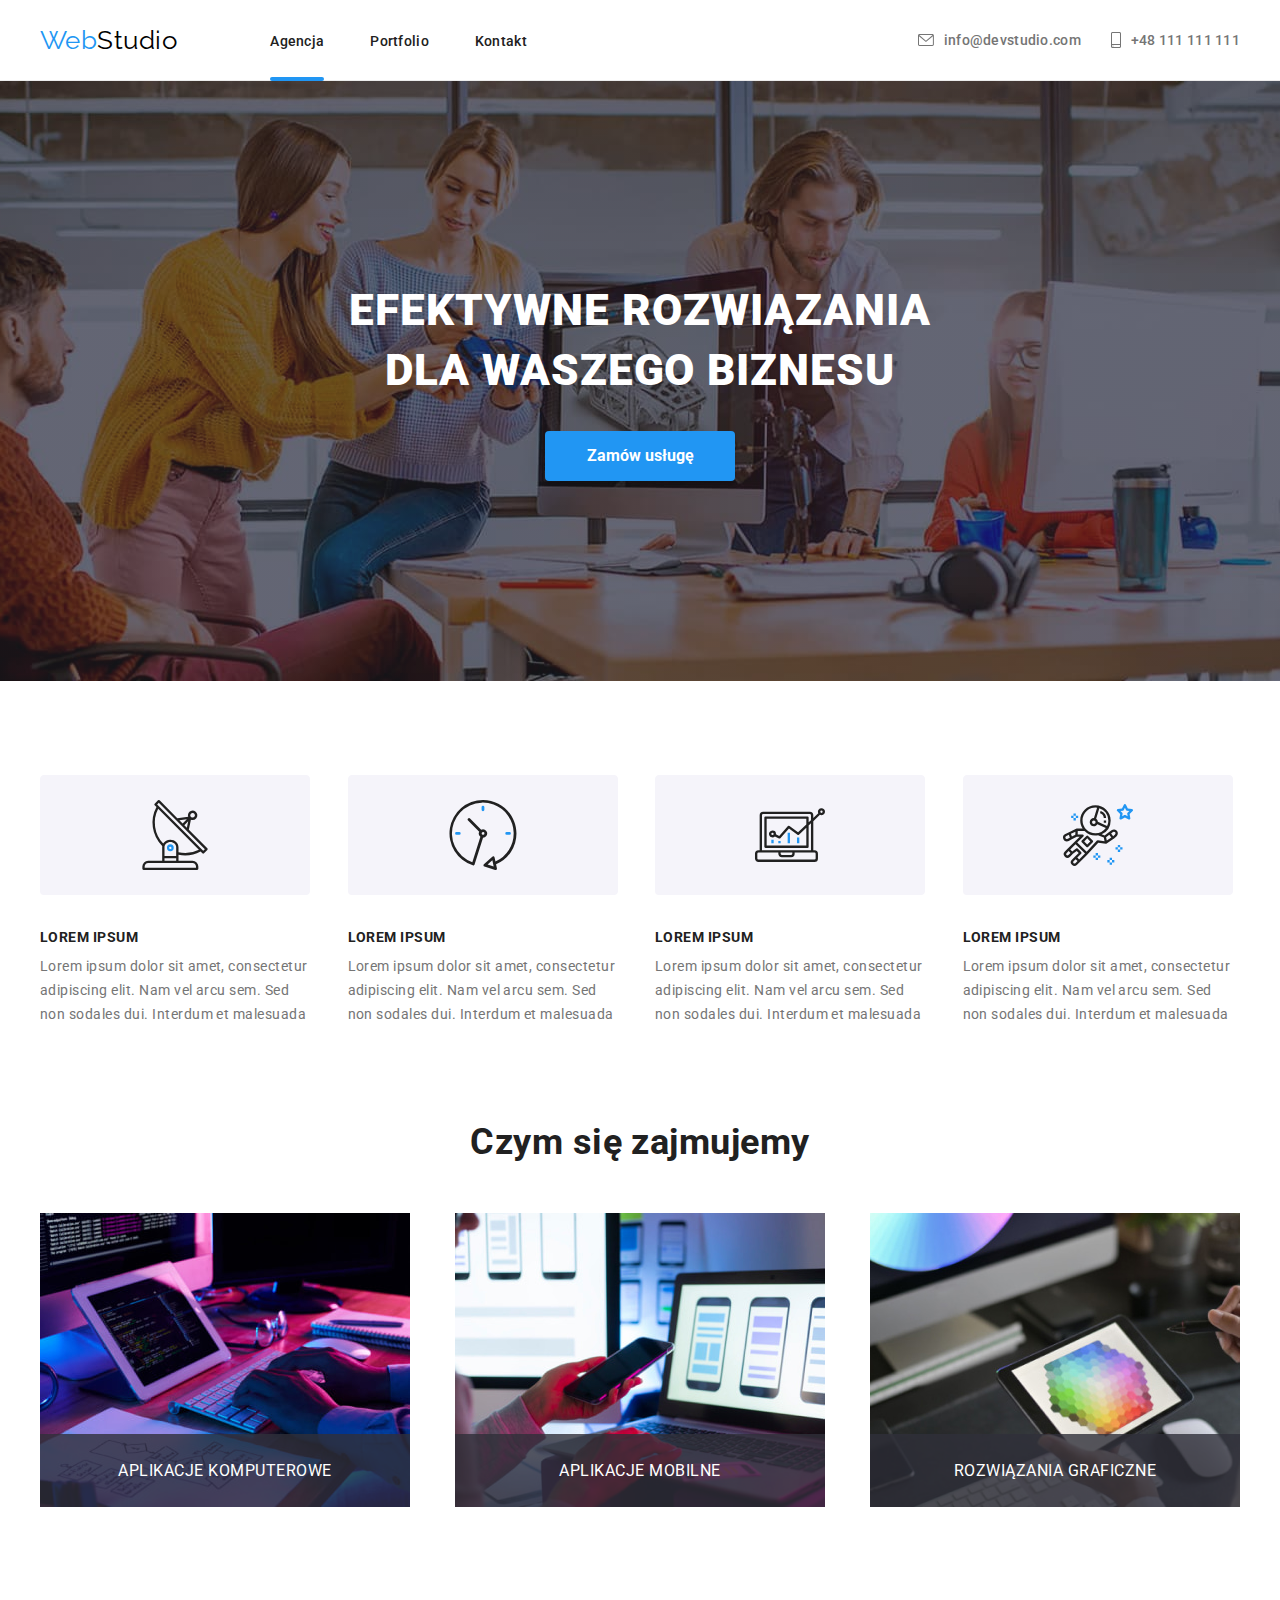
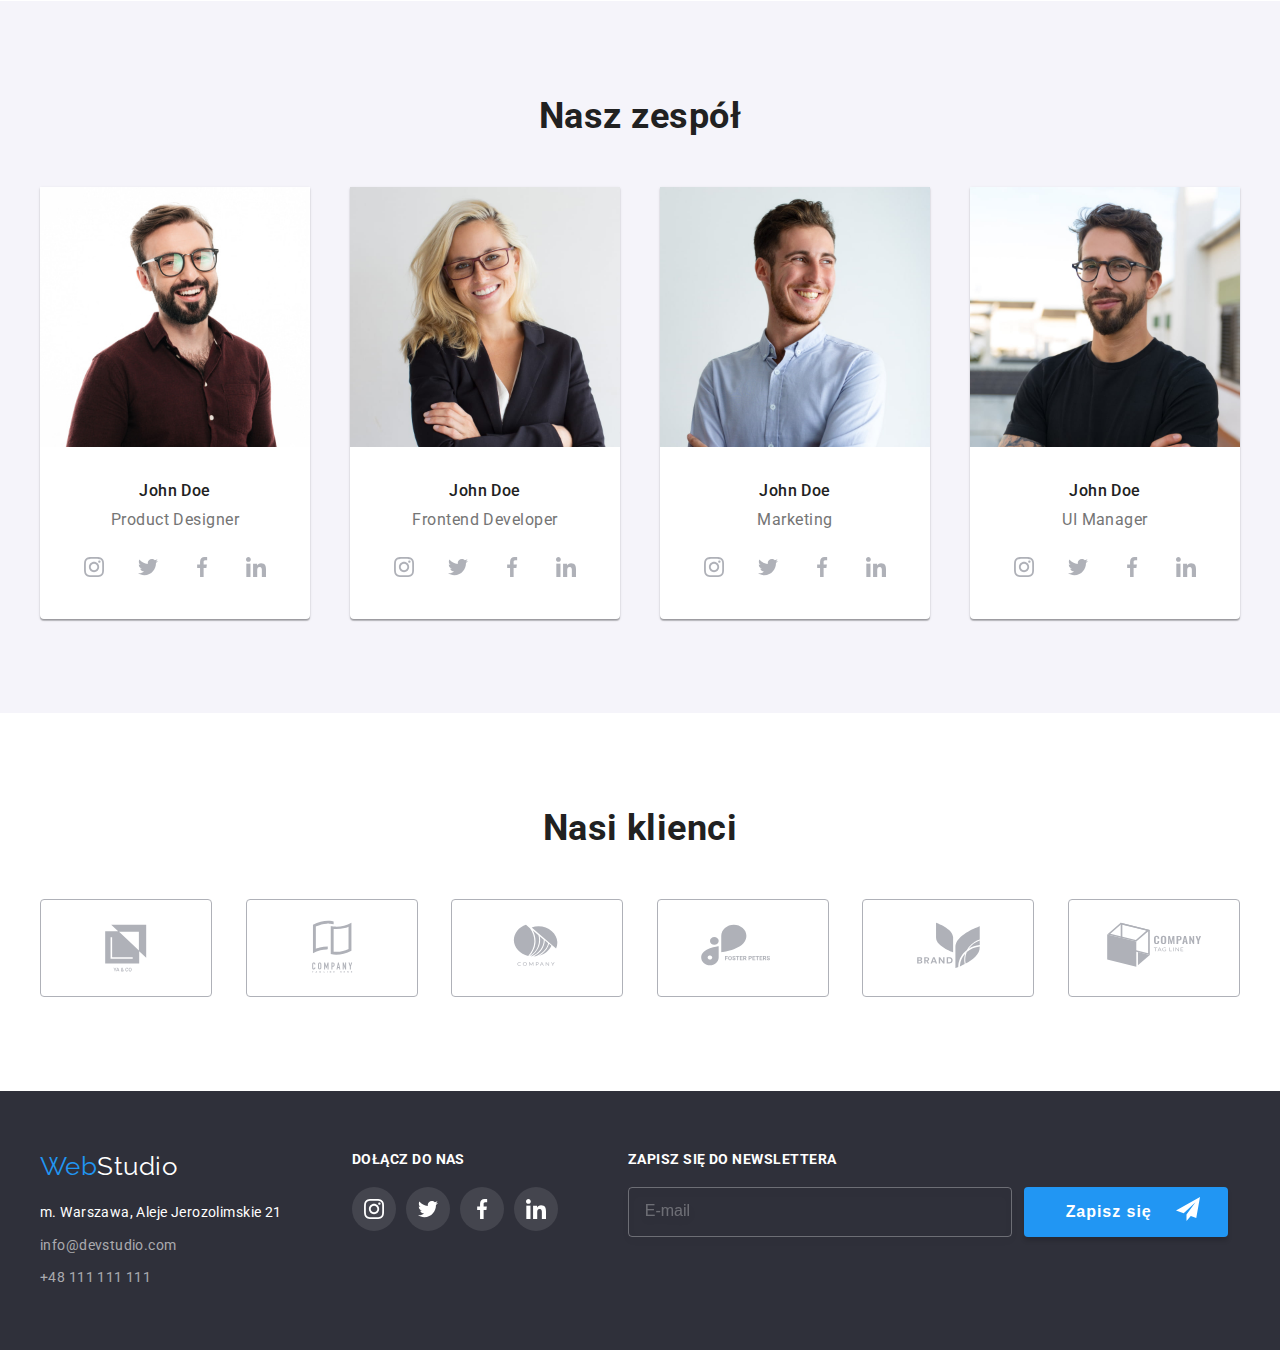
<file: index.html>
<!DOCTYPE html>
<html lang="pl">
  <head>
    <meta http-equiv="x-ua-compatible" content="ie=edge" />
    <meta charset="utf-8" />
    <meta name="viewport" content="width=device-width, initial-scale=1.0" />
    <link rel="preconnect" href="https://fonts.googleapis.com" />
    <link rel="preconnect" href="https://fonts.gstatic.com" crossorigin />
    <link
      href="https://fonts.googleapis.com/css2?family=Raleway:wght@700&family=Roboto:wght@400;500;700;900&display=swap"
      rel="stylesheet"
    />
    <link rel="stylesheet" type="text/css" href="./css/styles.css" />
    <title>WebStudio</title>
  </head>

  <body>
    <header>
      <div class="container flex-list">
        <nav class="flex-list">
          <a href="index.html" class="main-logo">Web<span class="color-black">Studio</span></a>
          <ul>
            <li class="nav-links-underline"><a href="index.html" class="nav-links">Agencja</a></li>
            <li>
              <a href="portfolio.html" class="nav-links">Portfolio</a>
            </li>
            <li><a href="#Contact" class="nav-links">Kontakt</a></li>
          </ul>
        </nav>
        <ul class="nav-address-list">
          <li>
            <a href="mailto:info@devstudio.com" class="nav-address">
              <svg class="icon-mail">
                <use href="./images/icons.svg#icon-mail"></use>
              </svg>
              info@devstudio.com</a
            >
          </li>
          <li>
            <a href="tel:+48 111 111 111" class="nav-address"
              ><svg class="icon-smartphone">
                <use href="./images/icons.svg#icon-smartphone"></use>
              </svg>
              +48 111 111 111</a
            >
          </li>
        </ul>
      </div>
    </header>
    <main>
      <div class="service-section section">
        <div class="container">
          <h1 class="service-text">EFEKTYWNE ROZWIĄZANIA <br />DLA WASZEGO BIZNESU</h1>
          <button data-modal-open type="button" class="service-button">Zamów usługę</button>
        </div>
      </div>
      <section class="info-section section">
        <div class="container">
          <ul class="flex-list">
            <li>
              <svg width="270" height="120">
                <use href="./images/icons.svg#icon-Group-1"></use>
              </svg>
              <h3 class="info-example-header">LOREM IPSUM</h3>
              <p class="info-example-text">
                Lorem ipsum dolor sit amet, consectetur adipiscing elit. Nam vel arcu sem. Sed non
                sodales dui. Interdum et malesuada
              </p>
            </li>
            <li>
              <svg width="270" height="120">
                <use href="./images/icons.svg#icon-Group-2"></use>
              </svg>
              <h3 class="info-example-header">LOREM IPSUM</h3>
              <p class="info-example-text">
                Lorem ipsum dolor sit amet, consectetur adipiscing elit. Nam vel arcu sem. Sed non
                sodales dui. Interdum et malesuada
              </p>
            </li>
            <li>
              <svg width="270" height="120">
                <use href="./images/icons.svg#icon-Group-3"></use>
              </svg>
              <h3 class="info-example-header">LOREM IPSUM</h3>
              <p class="info-example-text">
                Lorem ipsum dolor sit amet, consectetur adipiscing elit. Nam vel arcu sem. Sed non
                sodales dui. Interdum et malesuada
              </p>
            </li>
            <li>
              <svg width="270" height="120">
                <use href="./images/icons.svg#icon-Group-4"></use>
              </svg>
              <h3 class="info-example-header">LOREM IPSUM</h3>
              <p class="info-example-text">
                Lorem ipsum dolor sit amet, consectetur adipiscing elit. Nam vel arcu sem. Sed non
                sodales dui. Interdum et malesuada
              </p>
            </li>
          </ul>
        </div>
      </section>
      <section class="info-section section">
        <div class="container">
          <h2 class="section-header">Czym się zajmujemy</h2>

          <ul class="flex-list">
            <li class="img-container">
              <img
                src="images/example_1.jpg"
                alt="Pisanie kodu na klawiaturze"
                width="370"
                height="294"
              />
              <p class="img-description">APLIKACJE KOMPUTEROWE</p>
            </li>
            <li class="img-container">
              <img
                src="images/example_2.jpg"
                alt="Wybieranie szablonu menu aplikacji"
                width="370"
                height="294"
              />
              <p class="img-description">APLIKACJE MOBILNE</p>
            </li>
            <li class="img-container">
              <img
                src="images/example_3.jpg"
                alt="Oglądanie grafiki na tablecie"
                width="370"
                height="294"
              />
              <p class="img-description">ROZWIĄZANIA GRAFICZNE</p>
            </li>
          </ul>
        </div>
      </section>
      <section class="team-section section">
        <div class="container">
          <h2 class="section-header">Nasz zespół</h2>
          <ul class="flex-list">
            <li class="team-card">
              <img src="images/team_1.jpg" alt="Mężczyzna w okularach" width="270" height="260" />
              <h3 class="team-description-name">John Doe</h3>
              <p class="team-description-spec">Product Designer</p>
              <ul class="social-link-flex">
                <li>
                  <a href="#" class="social-link"
                    ><svg class="social-link-icon">
                      <use href="./images/icons.svg#icon-instagram"></use>
                    </svg>
                  </a>
                </li>
                <li>
                  <a href="#" class="social-link"
                    ><svg class="social-link-icon">
                      <use href="./images/icons.svg#icon-twitter"></use>
                    </svg>
                  </a>
                </li>
                <li>
                  <a href="#" class="social-link"
                    ><svg class="social-link-icon">
                      <use href="./images/icons.svg#icon-facebook"></use>
                    </svg>
                  </a>
                </li>
                <li>
                  <a href="#" class="social-link"
                    ><svg class="social-link-icon">
                      <use href="./images/icons.svg#icon-linkedin"></use>
                    </svg>
                  </a>
                </li>
              </ul>
            </li>
            <li class="team-card">
              <img src="images/team_2.jpg" alt="Kobieta w okularach" width="270" height="260" />
              <h3 class="team-description-name">John Doe</h3>
              <p class="team-description-spec">Frontend Developer</p>
              <ul class="social-link-flex">
                <li>
                  <a href="#" class="social-link"
                    ><svg class="social-link-icon">
                      <use href="./images/icons.svg#icon-instagram"></use>
                    </svg>
                  </a>
                </li>
                <li>
                  <a href="#" class="social-link"
                    ><svg class="social-link-icon">
                      <use href="./images/icons.svg#icon-twitter"></use>
                    </svg>
                  </a>
                </li>
                <li>
                  <a href="#" class="social-link"
                    ><svg class="social-link-icon">
                      <use href="./images/icons.svg#icon-facebook"></use>
                    </svg>
                  </a>
                </li>
                <li>
                  <a href="#" class="social-link"
                    ><svg class="social-link-icon">
                      <use href="./images/icons.svg#icon-linkedin"></use>
                    </svg>
                  </a>
                </li>
              </ul>
            </li>
            <li class="team-card">
              <img src="images/team_3.jpg" alt="Uśmiechnięty mężczyzna" width="270" height="260" />
              <h3 class="team-description-name">John Doe</h3>
              <p class="team-description-spec">Marketing</p>
              <ul class="social-link-flex">
                <li>
                  <a href="#" class="social-link"
                    ><svg class="social-link-icon">
                      <use href="./images/icons.svg#icon-instagram"></use>
                    </svg>
                  </a>
                </li>
                <li>
                  <a href="#" class="social-link"
                    ><svg class="social-link-icon">
                      <use href="./images/icons.svg#icon-twitter"></use>
                    </svg>
                  </a>
                </li>
                <li>
                  <a href="#" class="social-link"
                    ><svg class="social-link-icon">
                      <use href="./images/icons.svg#icon-facebook"></use>
                    </svg>
                  </a>
                </li>
                <li>
                  <a href="#" class="social-link"
                    ><svg class="social-link-icon">
                      <use href="./images/icons.svg#icon-linkedin"></use>
                    </svg>
                  </a>
                </li>
              </ul>
            </li>
            <li class="team-card">
              <img src="images/team_4.jpg" alt="Mężczyzna w okularach" width="270" height="260" />
              <h3 class="team-description-name">John Doe</h3>
              <p class="team-description-spec">UI Manager</p>
              <ul class="social-link-flex">
                <li>
                  <a href="#" class="social-link"
                    ><svg class="social-link-icon">
                      <use href="./images/icons.svg#icon-instagram"></use>
                    </svg>
                  </a>
                </li>
                <li>
                  <a href="#" class="social-link"
                    ><svg class="social-link-icon">
                      <use href="./images/icons.svg#icon-twitter"></use>
                    </svg>
                  </a>
                </li>
                <li>
                  <a href="#" class="social-link"
                    ><svg class="social-link-icon">
                      <use href="./images/icons.svg#icon-facebook"></use>
                    </svg>
                  </a>
                </li>
                <li>
                  <a href="#" class="social-link"
                    ><svg class="social-link-icon">
                      <use href="./images/icons.svg#icon-linkedin"></use>
                    </svg>
                  </a>
                </li>
              </ul>
            </li>
          </ul>
        </div>
      </section>
      <section class="info-section section">
        <div class="container">
          <h2 class="section-header">Nasi klienci</h2>

          <ul class="flex-list">
            <li>
              <a href="#" class="client-box"
                ><svg class="client-logo">
                  <use href="./images/icons.svg#icon-Client-1"></use>
                </svg>
              </a>
            </li>
            <li>
              <a href="#" class="client-box"
                ><svg class="client-logo">
                  <use href="./images/icons.svg#icon-Client-2"></use>
                </svg>
              </a>
            </li>
            <li>
              <a href="#" class="client-box"
                ><svg class="client-logo">
                  <use href="./images/icons.svg#icon-Client-3"></use>
                </svg>
              </a>
            </li>
            <li>
              <a href="#" class="client-box"
                ><svg class="client-logo">
                  <use href="./images/icons.svg#icon-Client-4"></use>
                </svg>
              </a>
            </li>
            <li>
              <a href="#" class="client-box"
                ><svg class="client-logo">
                  <use href="./images/icons.svg#icon-Client-5"></use>
                </svg>
              </a>
            </li>
            <li>
              <a href="#" class="client-box"
                ><svg class="client-logo">
                  <use href="./images/icons.svg#icon-Client-6"></use>
                </svg>
              </a>
            </li>
          </ul>
        </div>
      </section>
    </main>
    <footer>
      <div class="container">
        <div>
          <a href="index.html" class="main-logo">Web<span class="color-white">Studio</span> </a>
          <address class="font-normal">
            <ul>
              <li class="footer-address">m. Warszawa, Aleje Jerozolimskie 21</li>
              <li>
                <a href="mailto:info@devstudio.com" class="footer-links">info@devstudio.com</a>
              </li>
              <li>
                <a href="tel:+48 111 111 111" class="footer-links">+48 111 111 111</a>
              </li>
            </ul>
          </address>
        </div>
        <div>
          <h3 class="social-link-header">dołącz do nas</h3>
          <ul class="social-link-flex">
            <li>
              <a href="#" class="social-link"
                ><svg class="social-link-icon">
                  <use href="./images/icons.svg#icon-instagram"></use>
                </svg>
              </a>
            </li>
            <li>
              <a href="#" class="social-link"
                ><svg class="social-link-icon">
                  <use href="./images/icons.svg#icon-twitter"></use>
                </svg>
              </a>
            </li>
            <li>
              <a href="#" class="social-link"
                ><svg class="social-link-icon">
                  <use href="./images/icons.svg#icon-facebook"></use>
                </svg>
              </a>
            </li>
            <li>
              <a href="#" class="social-link"
                ><svg class="social-link-icon">
                  <use href="./images/icons.svg#icon-linkedin"></use>
                </svg>
              </a>
            </li>
          </ul>
        </div>
        <div class="newsletter-div">
          <h3 class="social-link-header">Zapisz się do newslettera</h3>
          <div class="newsletter-box">
            <input class="newsletter-input" type="email" name="email" placeholder="E-mail" />
            <button class="newsletter-button" type="sumbit">
              Zapisz się
              <svg class="icon-newsletter">
                <use href="./images/icons.svg#icon-newsletter"></use>
              </svg>
            </button>
          </div>
        </div>
      </div>
    </footer>
    <div data-modal class="backdrop is-hidden">
      <div class="modal-window">
        <button data-modal-close class="close-button" type="button">
          <svg class="icon-close">
            <use href="./images/icons.svg#icon-close"></use>
          </svg>
        </button>
        <h3>Zostaw swoje dane w formularzu poniżej</h3>
        <form>
          <label class="input-box" for="user_name"
            ><span class="input-description">Imie</span>
            <svg class="icon-name">
              <use href="./images/icons.svg#icon-name"></use>
            </svg>
            <input type="name" name="name" id="user_name" />
          </label>
          <label class="input-box" for="user_phone"
            ><span class="input-description">Telefon</span>
            <svg class="icon-phone">
              <use href="./images/icons.svg#icon-phone"></use>
            </svg>
            <input type="tel" name="phone" id="user_phone" />
          </label>
          <label class="input-box" for="user_email"
            ><span class="input-description">Email</span>
            <svg class="icon-mail-2">
              <use href="./images/icons.svg#icon-mail-2"></use>
            </svg>
            <input type="email" name="email" id="user_email" />
          </label>
          <label class="textarea-box" for="feedback"
            ><span class="input-description">Komentarz</span>
            <textarea
              class="textarea-input"
              name="feedback"
              rows="5"
              placeholder="Wprowadź tekst"
            ></textarea>
          </label>
          <div class="checkbox">
            <div class="checkbox-control">
              <input class="checkbox-input" type="checkbox" name="check" />
              <label class="checkbox-icon-box">
                <svg class="icon-checked">
                  <use href="./images/icons.svg#icon-checked"></use>
                </svg>
              </label>
            </div>
            <p>
              Oświadczam iż akceptuję <a href="">Regulamin</a> i
              <a href="">Politykę Prywatności</a>.
            </p>
          </div>
        </form>
        <button class="submit-button" type="submit">Wyślij</button>
      </div>
    </div>
    <script src="./js/modal.js"></script>
  </body>
</html>
</file>
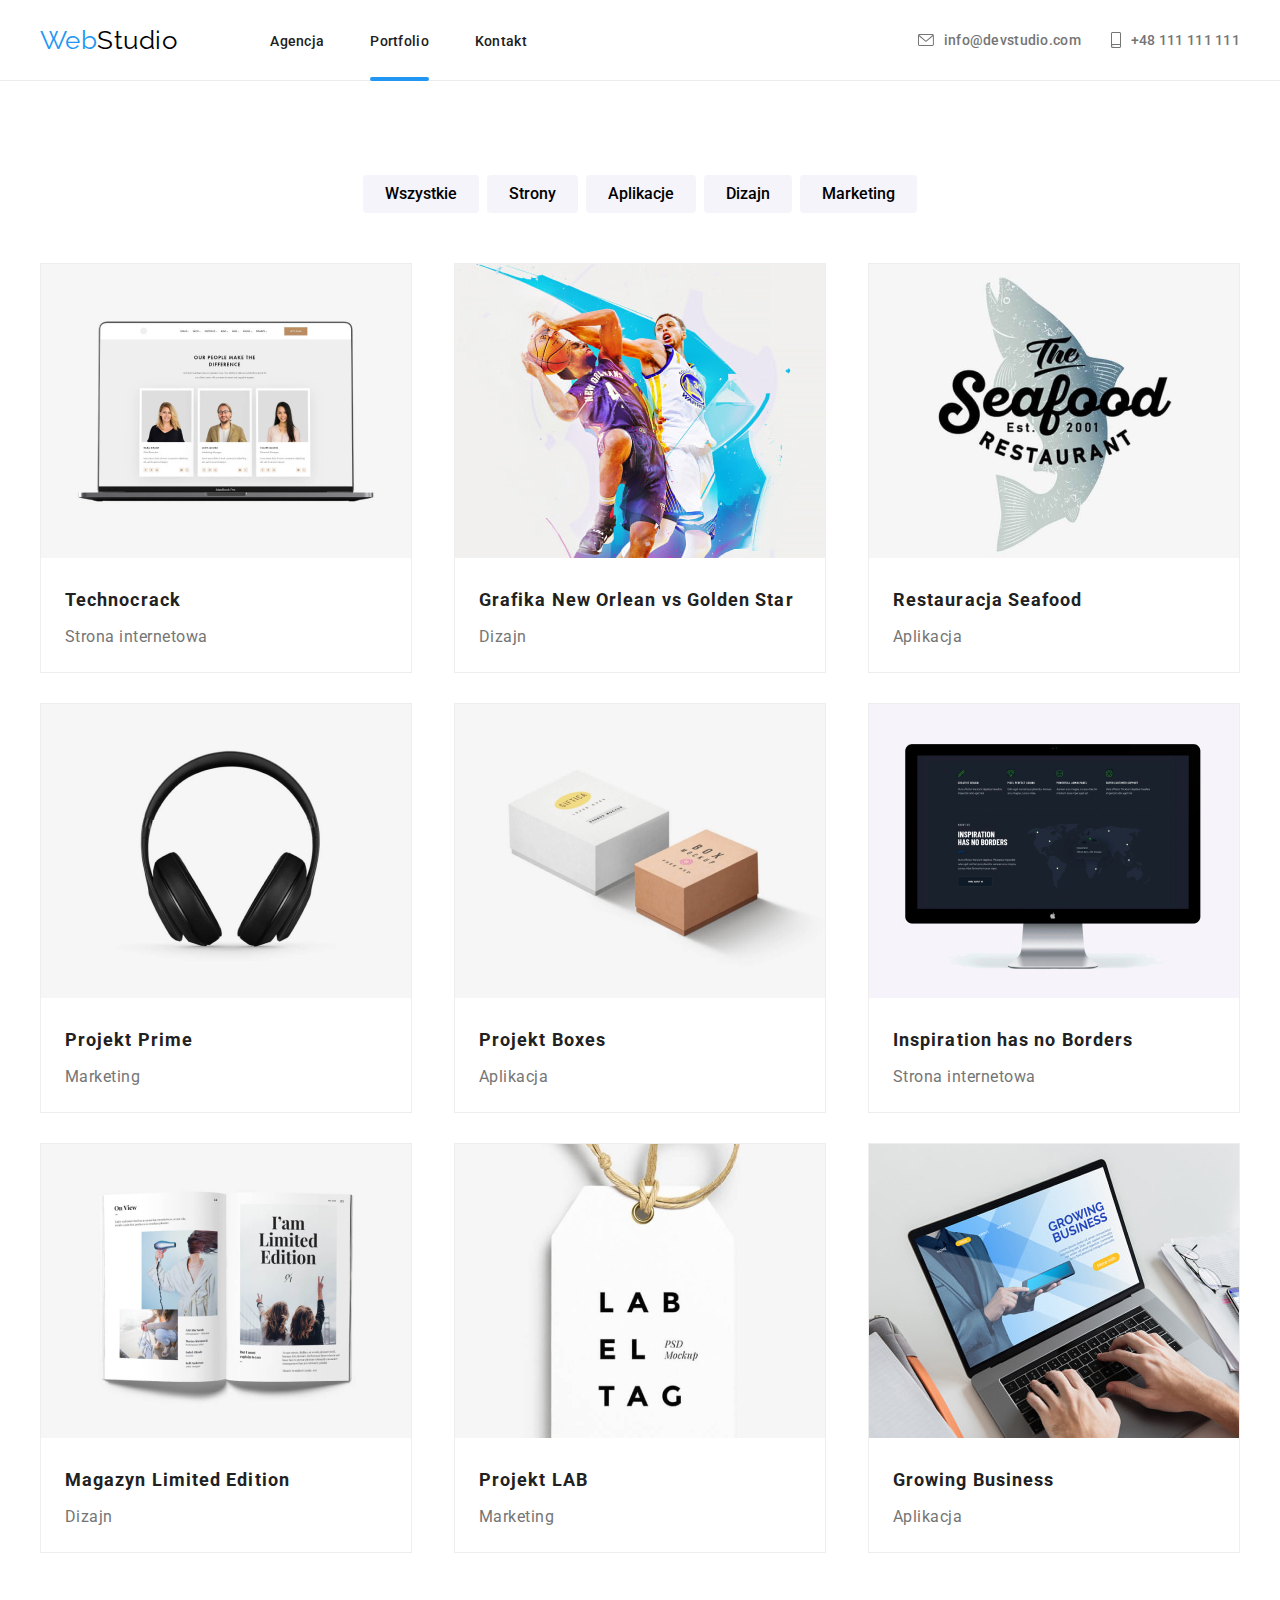
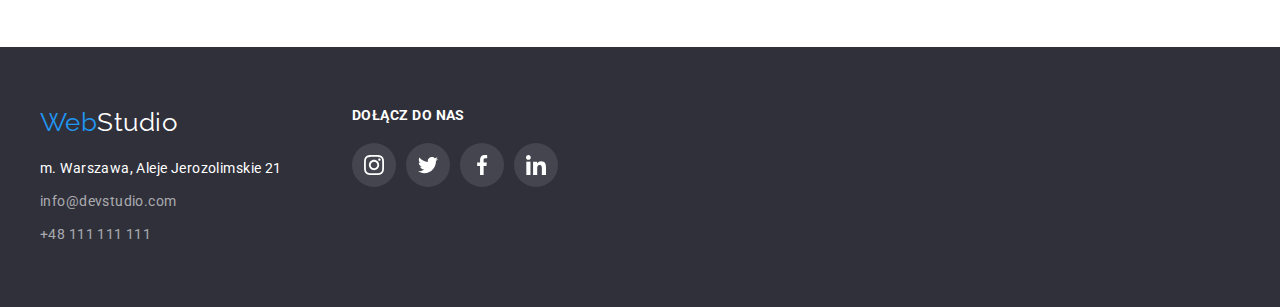
<file: portfolio.html>
<!DOCTYPE html>
<html lang="pl">
  <head>
    <meta http-equiv="x-ua-compatible" content="ie=edge" />
    <meta charset="utf-8" />
    <meta name="viewport" content="width=device-width, initial-scale=1.0" />
    <link rel="preconnect" href="https://fonts.googleapis.com" />
    <link rel="preconnect" href="https://fonts.gstatic.com" crossorigin />
    <link
      href="https://fonts.googleapis.com/css2?family=Raleway:wght@700&family=Roboto:wght@400;500;700;900&display=swap"
      rel="stylesheet"
    />
    <link rel="stylesheet" type="text/css" href="./css/styles.css" />
    <title>WebStudio-Portfolio</title>
  </head>

  <body>
    <header>
      <div class="container flex-list">
        <nav class="flex-list">
          <a href="index.html" class="main-logo">Web<span class="color-black">Studio</span></a>
          <ul>
            <li><a href="index.html" class="nav-links">Agencja</a></li>
            <li class="nav-links-underline">
              <a href="portfolio.html" class="nav-links">Portfolio</a>
            </li>
            <li><a href="#Contact" class="nav-links">Kontakt</a></li>
          </ul>
        </nav>
        <ul class="nav-address-list">
          <li>
            <a href="mailto:info@devstudio.com" class="nav-address">
              <svg class="icon-mail">
                <use href="./images/icons.svg#icon-mail"></use>
              </svg>
              info@devstudio.com</a
            >
          </li>
          <li>
            <a href="tel:+48 111 111 111" class="nav-address"
              ><svg class="icon-smartphone">
                <use href="./images/icons.svg#icon-smartphone"></use>
              </svg>
              +48 111 111 111</a
            >
          </li>
        </ul>
      </div>
    </header>
    <main>
      <section class="section">
        <div class="container">
          <ul class="button-flex-list">
            <li>
              <button type="button" class="portfolio-button">Wszystkie</button>
            </li>
            <li>
              <button type="button" class="portfolio-button">Strony</button>
            </li>
            <li>
              <button type="button" class="portfolio-button">Aplikacje</button>
            </li>
            <li>
              <button type="button" class="portfolio-button">Dizajn</button>
            </li>
            <li>
              <button type="button" class="portfolio-button">Marketing</button>
            </li>
          </ul>
          <ul class="portfolio-flex-list">
            <li>
              <div>
                <img
                  src="images/portfolio_1.jpg"
                  alt="Profile na stronie internetowej"
                  width="370"
                  height="294"
                />
                <p class="portfolio-description-overlay">
                  Technocrack jest popularną platformą wykorzystywaną do rozpowszechniania
                  koronawirusa. Firmy wykorzystują tę platformę do celów szpiegowskich i ataków na
                  niezabezpieczone serwery konkurencji.
                </p>
              </div>
              <h3 class="portfolio-description-name">Technocrack</h3>
              <p class="portfolio-desription-section">Strona internetowa</p>
            </li>
            <li>
              <div>
                <img
                  src="images/portfolio_2.jpg"
                  alt="Koszykarze z piłką"
                  width="370"
                  height="294"
                />
                <p class="portfolio-description-overlay">
                  Technocrack jest popularną platformą wykorzystywaną do rozpowszechniania
                  koronawirusa. Firmy wykorzystują tę platformę do celów szpiegowskich i ataków na
                  niezabezpieczone serwery konkurencji.
                </p>
              </div>
              <h3 class="portfolio-description-name">Grafika New Orlean vs Golden Star</h3>
              <p class="portfolio-desription-section">Dizajn</p>
            </li>
            <li>
              <div>
                <img
                  src="images/portfolio_3.jpg"
                  alt="Logo The Seafood Restaurant z rybą w tle"
                  width="370"
                  height="294"
                />
                <p class="portfolio-description-overlay">
                  Technocrack jest popularną platformą wykorzystywaną do rozpowszechniania
                  koronawirusa. Firmy wykorzystują tę platformę do celów szpiegowskich i ataków na
                  niezabezpieczone serwery konkurencji.
                </p>
              </div>
              <h3 class="portfolio-description-name">Restauracja Seafood</h3>
              <p class="portfolio-desription-section">Aplikacja</p>
            </li>
            <li>
              <div>
                <img
                  src="images/portfolio_4.jpg"
                  alt="Słuchawki nauszne"
                  width="370"
                  height="294"
                />
                <p class="portfolio-description-overlay">
                  Technocrack jest popularną platformą wykorzystywaną do rozpowszechniania
                  koronawirusa. Firmy wykorzystują tę platformę do celów szpiegowskich i ataków na
                  niezabezpieczone serwery konkurencji.
                </p>
              </div>
              <h3 class="portfolio-description-name">Projekt Prime</h3>
              <p class="portfolio-desription-section">Marketing</p>
            </li>
            <li>
              <div>
                <img src="images/portfolio_5.jpg" alt="Dwa pudełka" width="370" height="294" />
                <p class="portfolio-description-overlay">
                  Technocrack jest popularną platformą wykorzystywaną do rozpowszechniania
                  koronawirusa. Firmy wykorzystują tę platformę do celów szpiegowskich i ataków na
                  niezabezpieczone serwery konkurencji.
                </p>
              </div>
              <h3 class="portfolio-description-name">Projekt Boxes</h3>
              <p class="portfolio-desription-section">Aplikacja</p>
            </li>
            <li>
              <div>
                <img
                  src="images/portfolio_6.jpg"
                  alt="Monitor ze stroną reklamującą"
                  width="370"
                  height="294"
                />
                <p class="portfolio-description-overlay">
                  Technocrack jest popularną platformą wykorzystywaną do rozpowszechniania
                  koronawirusa. Firmy wykorzystują tę platformę do celów szpiegowskich i ataków na
                  niezabezpieczone serwery konkurencji.
                </p>
              </div>
              <h3 class="portfolio-description-name">Inspiration has no Borders</h3>
              <p class="portfolio-desription-section">Strona internetowa</p>
            </li>
            <li>
              <div>
                <img src="images/portfolio_7.jpg" alt="Otwarta książka" width="370" height="294" />
                <p class="portfolio-description-overlay">
                  Technocrack jest popularną platformą wykorzystywaną do rozpowszechniania
                  koronawirusa. Firmy wykorzystują tę platformę do celów szpiegowskich i ataków na
                  niezabezpieczone serwery konkurencji.
                </p>
              </div>
              <h3 class="portfolio-description-name">Magazyn Limited Edition</h3>
              <p class="portfolio-desription-section">Dizajn</p>
            </li>
            <li>
              <div>
                <img src="images/portfolio_8.jpg" alt="Tag na sznurku" width="370" height="294" />
                <p class="portfolio-description-overlay">
                  Technocrack jest popularną platformą wykorzystywaną do rozpowszechniania
                  koronawirusa. Firmy wykorzystują tę platformę do celów szpiegowskich i ataków na
                  niezabezpieczone serwery konkurencji.
                </p>
              </div>
              <h3 class="portfolio-description-name">Projekt LAB</h3>
              <p class="portfolio-desription-section">Marketing</p>
            </li>
            <li>
              <div>
                <img
                  src="images/portfolio_9.jpg"
                  alt="Dłonie piszące na laptopie"
                  width="370"
                  height="294"
                />
                <p class="portfolio-description-overlay">
                  Technocrack jest popularną platformą wykorzystywaną do rozpowszechniania
                  koronawirusa. Firmy wykorzystują tę platformę do celów szpiegowskich i ataków na
                  niezabezpieczone serwery konkurencji.
                </p>
              </div>
              <h3 class="portfolio-description-name">Growing Business</h3>
              <p class="portfolio-desription-section">Aplikacja</p>
            </li>
          </ul>
        </div>
      </section>
      <footer>
        <div class="container">
          <div>
            <a href="index.html" class="main-logo">Web<span class="color-white">Studio</span> </a>
            <address class="font-normal">
              <ul>
                <li class="footer-address">m. Warszawa, Aleje Jerozolimskie 21</li>
                <li>
                  <a href="mailto:info@devstudio.com" class="footer-links">info@devstudio.com</a>
                </li>
                <li>
                  <a href="tel:+48 111 111 111" class="footer-links">+48 111 111 111</a>
                </li>
              </ul>
            </address>
          </div>
          <div>
            <h3 class="social-link-header">dołącz do nas</h3>
            <ul class="social-link-flex">
              <li>
                <a href="#" class="social-link"
                  ><svg class="social-link-icon">
                    <use href="./images/icons.svg#icon-instagram"></use>
                  </svg>
                </a>
              </li>
              <li>
                <a href="#" class="social-link"
                  ><svg class="social-link-icon">
                    <use href="./images/icons.svg#icon-twitter"></use>
                  </svg>
                </a>
              </li>
              <li>
                <a href="#" class="social-link"
                  ><svg class="social-link-icon">
                    <use href="./images/icons.svg#icon-facebook"></use>
                  </svg>
                </a>
              </li>
              <li>
                <a href="#" class="social-link"
                  ><svg class="social-link-icon">
                    <use href="./images/icons.svg#icon-linkedin"></use>
                  </svg>
                </a>
              </li>
            </ul>
          </div>
        </div>
      </footer>
    </main>
  </body>
</html>
</file>
<file: css/styles.css>
:root {
  --first-background-colour: #e5e5e5;
  --second-background-colour: #2f303a;
  --third-background-colour: #f5f4fa;
  --first-special-colour: #2196f3;
  --second-special-colour: #757575;
  --third-special-colour: #212121;
  --fourth-special-colour: #afb1b8;
  --font-primary: 'Roboto', sans-serif;
  --font-secondary: 'Raleway', sans-serif;
}

* {
  margin: 0;
  padding: 0;
}

*:hover,
*:focus {
  transition-property: color, background, box-shadow;
  transition-duration: 250ms;
  transition-timing-function: cubic-bezier(0.4, 0, 0.2, 1);
}

ul {
  list-style: none;
}

a {
  text-decoration: none;
}

button {
  cursor: pointer;
}

svg {
  fill: currentColor;
}

.container {
  max-width: 1200px;
  width: 100%;
  margin: 0 auto;
}

.section {
  padding: 94px 0;
}

.section:nth-child(2) {
  padding-bottom: 0;
}

body {
  font-family: var(--font-primary);
  letter-spacing: 0.03em;
  color: var(--third-special-colour);
}

.main-logo {
  font-family: var(--font-secondary);
  color: var(--first-special-colour);
  font-size: 26px;
}

.color-black {
  color: black;
}

.color-white {
  color: white;
}

header {
  background-color: white;
  padding: 25px 0;
  border-bottom: 1px solid #ececec;
}

header .flex-list {
  align-items: center;
  gap: 0;
}

header ul {
  display: flex;
}

.nav-links {
  letter-spacing: 0.02em;
  font-weight: 500;
  font-size: 14px;
  color: inherit;
}

.nav-links:active::after {
  text-decoration: underline;
}

nav li:nth-child(1) {
  margin-left: 93px;
}

nav ul {
  column-gap: 46px;
}

.nav-address-list {
  display: flex;
  justify-content: space-between;
  column-gap: 30px;
}

.nav-address-list a {
  display: flex;
  align-items: center;
  column-gap: 10px;
}

.nav-links:hover,
.nav-links:focus {
  color: var(--first-special-colour);
}

.nav-links-underline {
  position: relative;
}

.nav-links-underline::after {
  content: '';
  position: absolute;
  bottom: -31px;
  left: 0;
  width: 100%;
  height: 4px;
  background: var(--first-special-colour);
  border-radius: 2px;
}

.nav-address {
  font-size: 14px;
  letter-spacing: 0.02em;
  font-weight: 500;
  color: var(--second-special-colour);
}

.nav-address:hover,
.nav-address:focus {
  color: var(--first-special-colour);
}

.service-section {
  text-align: center;
  letter-spacing: 0.06em;
  padding: 200px 0;
  background: linear-gradient(to top, rgba(47, 48, 58, 0.4), rgba(47, 48, 58, 0.4)),
    url('../images/service_background.jpg'), var(--second-background-colour);
  background-repeat: no-repeat;
  background-position: center;
}

.service-text {
  font-weight: 900;
  font-size: 44px;
  line-height: 136%;
  text-transform: uppercase;
  color: white;
}

.service-button {
  background: var(--first-special-colour);
  box-shadow: 0px 4px 4px rgba(0, 0, 0, 0.15);
  border-radius: 4px;
  font-family: var(--font-primary);
  font-weight: 700;
  font-size: 16px;
  line-height: 188%;
  align-items: center;
  color: white;
  margin-top: 30px;
  border: 0;
  padding: 10px 41px 10px 42px;
}

.is-hidden {
  visibility: hidden;
  opacity: 0;
  pointer-events: none;
}

.backdrop {
  position: fixed;
  top: 0;
  right: 0;
  bottom: 0;
  left: 0;
  width: 100%;
  height: 100%;
  background-color: rgba(0, 0, 0, 0.5);
  z-index: 20;
}

.modal-window {
  position: absolute;
  left: 50%;
  top: 50%;
  background-color: white;
  width: 528px;
  height: 581px;
  box-shadow: 0px 1px 3px rgba(0, 0, 0, 0.12), 0px 1px 1px rgba(0, 0, 0, 0.14),
    0px 2px 1px rgba(0, 0, 0, 0.2);
  border-radius: 4px;
  transform: translate(-50%, -50%);
  opacity: 1;
  transition: opacity 0.5s ease;
  display: block;
  box-sizing: border-box;
  padding: 40px;
}

.is-hidden .modal-window {
  opacity: 0;
}

.modal-window h3 {
  text-align: center;
  font-weight: 700;
  font-size: 20px;
  color: var(--third-special-colour);
  margin-bottom: 30px;
}

.modal-window form {
  display: flex;
  flex-direction: column;
  justify-content: left;
}

.input-description {
  position: absolute;
  left: 0;
  top: -18px;
  font-size: 12px;
  letter-spacing: 0.01em;
  color: var(--second-special-colour);
}

.input-box {
  border: 1px solid rgba(33, 33, 33, 0.2);
  border-radius: 4px;
  display: inline-flex;
  padding: 12px 42px;
  position: relative;
  margin-bottom: 28px;
}
.modal-window input:not(input[type='checkbox']) {
  border: none;
  outline: none;
  width: 100%;
  font-size: 12px;
}

.input-box svg {
  position: absolute;
  left: 15px;
  fill: var(--third-special-colour);
}

.icon-name {
  width: 12px;
  height: 12px;
}

.icon-phone {
  width: 13px;
  height: 13px;
}

.icon-mail-2 {
  width: 15px;
  height: 12px;
}

.input-box:focus-within,
.input-box:hover {
  border-color: var(--first-special-colour);
}

.input-box:focus-within svg,
.input-box:hover svg {
  fill: var(--first-special-colour);
}

.textarea-box {
  position: relative;
}

.textarea-input {
  padding: 12px 16px;
  border: 1px solid rgba(33, 33, 33, 0.2);
  border-radius: 4px;
  resize: none;
  outline: none;
  width: -webkit-fill-available;
}

.textarea-input:focus,
.textarea-input:focus {
  border-color: var(--first-special-colour);
}

.textarea-input::placeholder {
  font-family: var(--font-primary);
  letter-spacing: 0.01em;
  font-size: 12px;
  color: rgba(117, 117, 117, 0.5);
}

.checkbox {
  padding: 20px 14px 30px;
  align-items: center;
  display: flex;
}

.checkbox-control {
  position: relative;
  display: inline;
}

.checkbox-input {
  position: absolute;
  width: 16px;
  height: 15px;
  opacity: 0;
  left: 0;
  z-index: 20;
}

.checkbox-icon-box {
  display: inline-block;
  position: relative;
  width: 16px;
  height: 15px;
  border: 1px solid var(--second-special-colour);
  border-radius: 2px;
  z-index: 10;
  margin-right: 7px;
}

.icon-checked {
  position: absolute;
  left: 50%;
  top: 50%;
  width: 11px;
  height: 8px;
  transform: translate(-50%, -50%);
  fill: white;
}

.checkbox-input:checked + .checkbox-icon-box {
  background-color: var(--first-special-colour);
  border-color: var(--first-special-colour);
}

.modal-window div p {
  display: inline;
  letter-spacing: 0.03em;
  font-size: 14px;
  line-height: 171%;
}

.modal-window div a {
  color: var(--first-special-colour);
  text-decoration: underline;
}

.submit-button {
  position: absolute;
  box-shadow: 0px 4px 4px rgba(0, 0, 0, 0.15);
  border: 0px;
  border-radius: 4px;
  background: var(--first-special-colour);
  padding: 10px 76px;
  font-weight: 700;
  font-size: 16px;
  line-height: 188%;
  left: 50%;
  bottom: 40px;
  color: white;
  transform: translateX(-50%);
}

.close-button {
  position: absolute;
  top: 8px;
  right: 8px;
  width: 30px;
  height: 30px;
  background: white;
  border: 1px solid rgba(0, 0, 0, 0.1);
  border-radius: 50%;
}

.icon-close {
  width: 11px;
  height: 11px;
}

.info-example-header {
  font-weight: 700;
  font-size: 14px;
  text-transform: uppercase;
  margin: 30px 0 10px;
}

.info-example-text {
  font-size: 14px;
  line-height: 171%;
  color: var(--second-special-colour);
}

.section-header {
  font-weight: 700;
  font-size: 36px;
  text-align: center;
  margin-bottom: 50px;
}

.img-container {
  position: relative;
}

.img-container img {
  display: block;
}

.img-description {
  position: absolute;
  width: 100%;
  background: rgba(47, 48, 58, 0.8);
  color: white;
  text-align: center;
  padding: 27px 0;
  bottom: 0;
}

.team-section {
  background-color: var(--third-background-colour);
}

.flex-list {
  display: flex;
  justify-content: space-between;
  gap: 30px;
}

.team-card {
  background-color: white;
  box-shadow: 0px 1px 3px rgba(0, 0, 0, 0.12), 0px 1px 1px rgba(0, 0, 0, 0.14),
    0px 2px 1px rgba(0, 0, 0, 0.2);
  border-radius: 0px 0px 4px 4px;
}

.team-description-name {
  font-weight: 500;
  font-size: 16px;
  text-align: center;
  margin-bottom: 10px;
  padding-top: 30px;
}

.team-description-spec {
  font-size: 16px;
  color: var(--second-special-colour);
  text-align: center;
  margin-bottom: 16px;
}

footer {
  background-color: var(--second-background-colour);
  padding: 60px 0;
}

.font-normal {
  font-style: normal;
}

.footer-address {
  color: white;
  letter-spacing: 0.03em;
  line-height: 171%;
  font-size: 14px;
  margin-top: 20px;
}

.footer-links {
  color: rgba(100%, 100%, 100%, 60%);
  letter-spacing: 0.03em;
  line-height: 171%;
  font-size: 14px;
}

address li:nth-child(2) {
  margin: 9px 0;
}

.footer-links:hover,
.footer-links:focus {
  color: var(--first-special-colour);
}

.portfolio-button {
  border-radius: 4px;
  background-color: var(--third-background-colour);
  font-family: var(--font-primary);
  font-weight: 500;
  font-size: 16px;
  line-height: 162%;
  border: 0;
  padding: 6px 22px;
  margin-bottom: 50px;
}

.portfolio-button:hover,
.portfolio-button:focus {
  background-color: var(--first-special-colour);
  color: white;
  box-shadow: 0px 3px 1px rgba(0, 0, 0, 0.1), 0px 1px 2px rgba(0, 0, 0, 0.08),
    0px 2px 2px rgba(0, 0, 0, 0.12);
}

.portfolio-description-name {
  font-weight: 700;
  font-size: 18px;
  line-height: 2;
  letter-spacing: 0.06em;
  margin-top: 20px;
  padding: 0 24px;
}

.portfolio-desription-section {
  font-size: 16px;
  line-height: 1.88;
  color: var(--second-special-colour);
  padding: 0 24px 20px;
  margin-top: 4px;
}

.button-flex-list {
  display: flex;
  justify-content: center;
  column-gap: 8px;
}

.portfolio-flex-list {
  display: flex;
  flex-wrap: wrap;
  gap: 30px;
  justify-content: space-between;
}

.portfolio-flex-list div {
  position: relative;
  overflow: hidden;
}

.portfolio-description-overlay {
  position: absolute;
  top: 0;
  left: 0;
  right: 0;
  bottom: 0;
  width: 90%;
  height: 100%;
  background: rgba(33, 150, 243, 0.9);
  font-size: 18px;
  line-height: 156%;
  color: white;
  padding: 49px 45px 49px 24px;
  transform: translatey(100%);
  transition: transform 300ms ease;
}

.portfolio-flex-list li {
  max-width: 370px;
  border: 1px solid #eeeeee;
}

.portfolio-flex-list li:hover,
.portfolio-flex-list li:focus {
  box-shadow: 0px 1px 1px rgba(0, 0, 0, 0.12), 0px 4px 4px rgba(0, 0, 0, 0.06),
    1px 4px 6px rgba(0, 0, 0, 0.16);
}

.portfolio-flex-list li:hover .portfolio-description-overlay,
.portfolio-flex-list li:focus .portfolio-description-overlay {
  transform: translatey(0);
}

.icon-mail {
  width: 16px;
  height: 12px;
}

.icon-smartphone {
  width: 10px;
  height: 16px;
}

.social-link-flex {
  display: flex;
  justify-content: center;
  column-gap: 10px;
  padding: 0;
}

.team-card .social-link-flex {
  margin-bottom: 30px;
}

.social-link {
  display: block;
  width: 44px;
  height: 44px;
  border-radius: 50%;
}

.social-link-icon {
  width: 20px;
  height: 20px;
  padding: 12px;
  fill: var(--fourth-special-colour);
}

.social-link:hover,
.social-link:focus {
  background-color: var(--first-special-colour);
}

.social-link:hover .social-link-icon,
.social-link:focus .social-link-icon {
  fill: white;
}

footer .container {
  display: flex;
  column-gap: 70px;
}

.social-link-header {
  font-weight: 700;
  font-size: 14px;
  text-transform: uppercase;
  color: white;
  margin-bottom: 20px;
}

footer .social-link-flex {
  display: flex;
  justify-content: center;
  column-gap: 10px;
}

footer .social-link {
  background-color: rgba(255, 255, 255, 0.1);
}

footer .social-link-icon {
  fill: white;
}

.client-logo {
  width: 170px;
  height: 92px;
  fill: var(--fourth-special-colour);
}

.client-box {
  display: block;
  border: 1px solid var(--fourth-special-colour);
  border-radius: 4px;
}

.client-box:hover,
.client-box:focus {
  border: 1px solid var(--first-special-colour);
}

.client-box:hover .client-logo,
.client-box:focus .client-logo {
  fill: var(--first-special-colour);
}

.newsletter-div {
  flex-basis: 50%;
}

.newsletter-box {
  display: flex;
  justify-content: space-between;
  column-gap: 12px;
}

.newsletter-input {
  border: 1px solid rgba(255, 255, 255, 0.3);
  filter: drop-shadow(0px 4px 4px rgba(0, 0, 0, 0.15));
  border-radius: 4px;
  padding: 15px 16px;
  background-color: inherit;
  color: rgba(255, 255, 255, 0.3);
  outline: none;
  flex-grow: 1;
}

.newsletter-input::placeholder {
  font-size: 16px;
  line-height: 125%;
  color: rgba(255, 255, 255, 0.3);
}

.newsletter-button {
  position: relative;
  padding: 10px 76px 10px 42px;
  font-weight: 700;
  font-size: 16px;
  line-height: 188%;
  letter-spacing: 0.06em;
  color: white;
  background: var(--first-special-colour);
  box-shadow: 0px 4px 4px rgba(0, 0, 0, 0.15);
  border: none;
  border-radius: 4px;
}

.icon-newsletter {
  position: absolute;
  width: 24px;
  height: 24px;
  right: 28px;
  fill: white;
}
</file>
